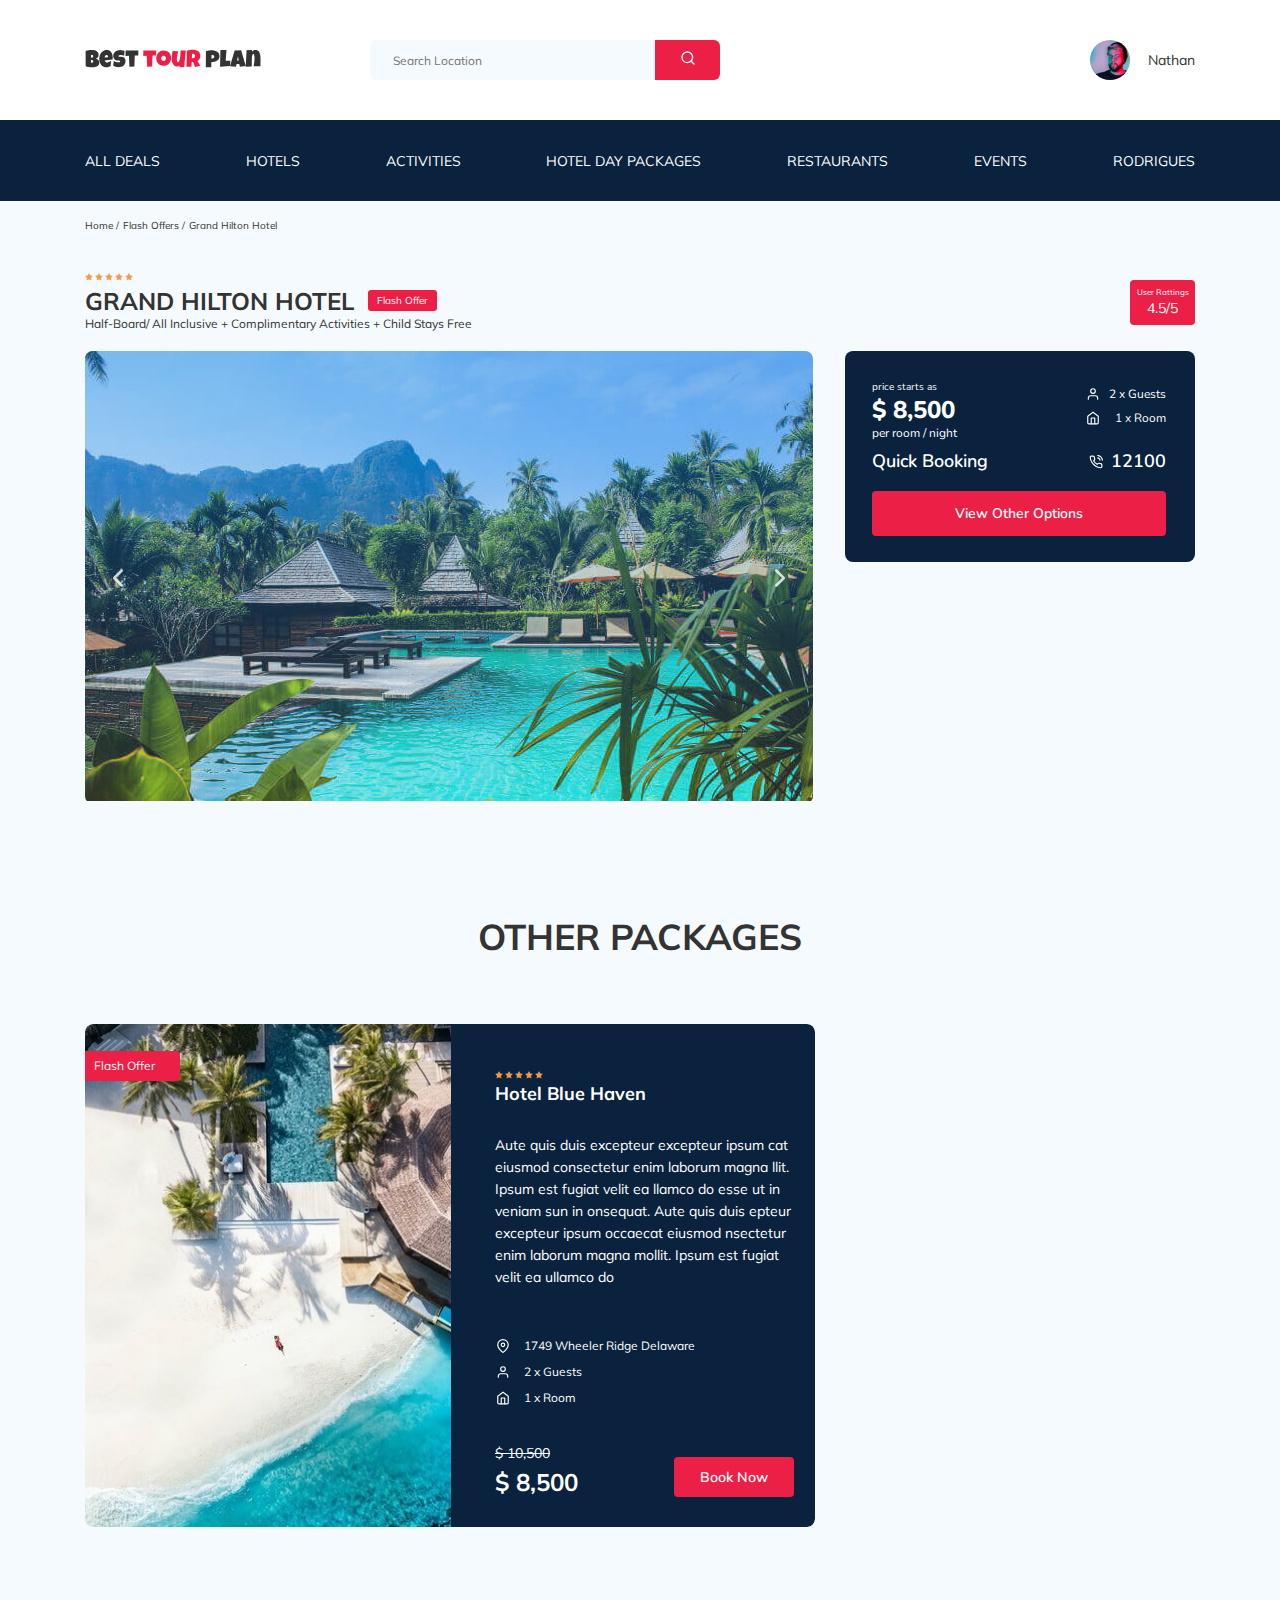
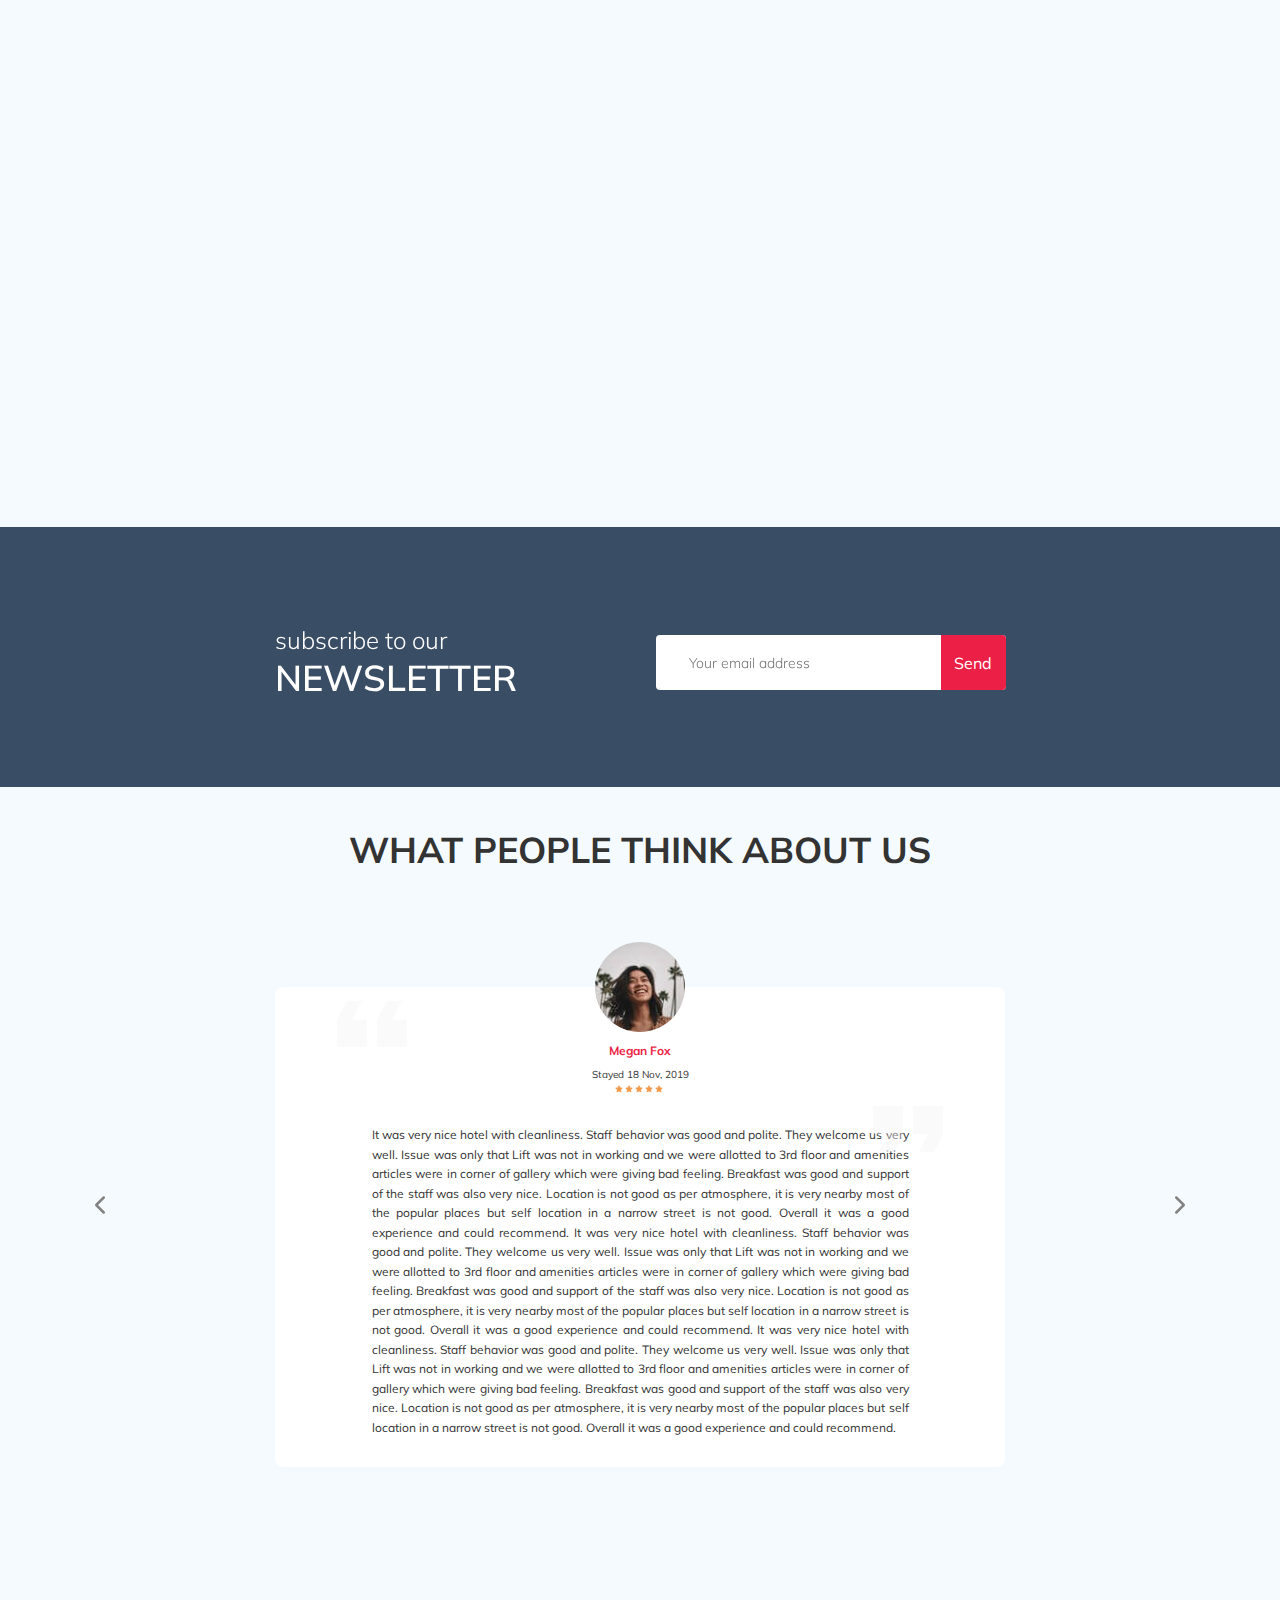
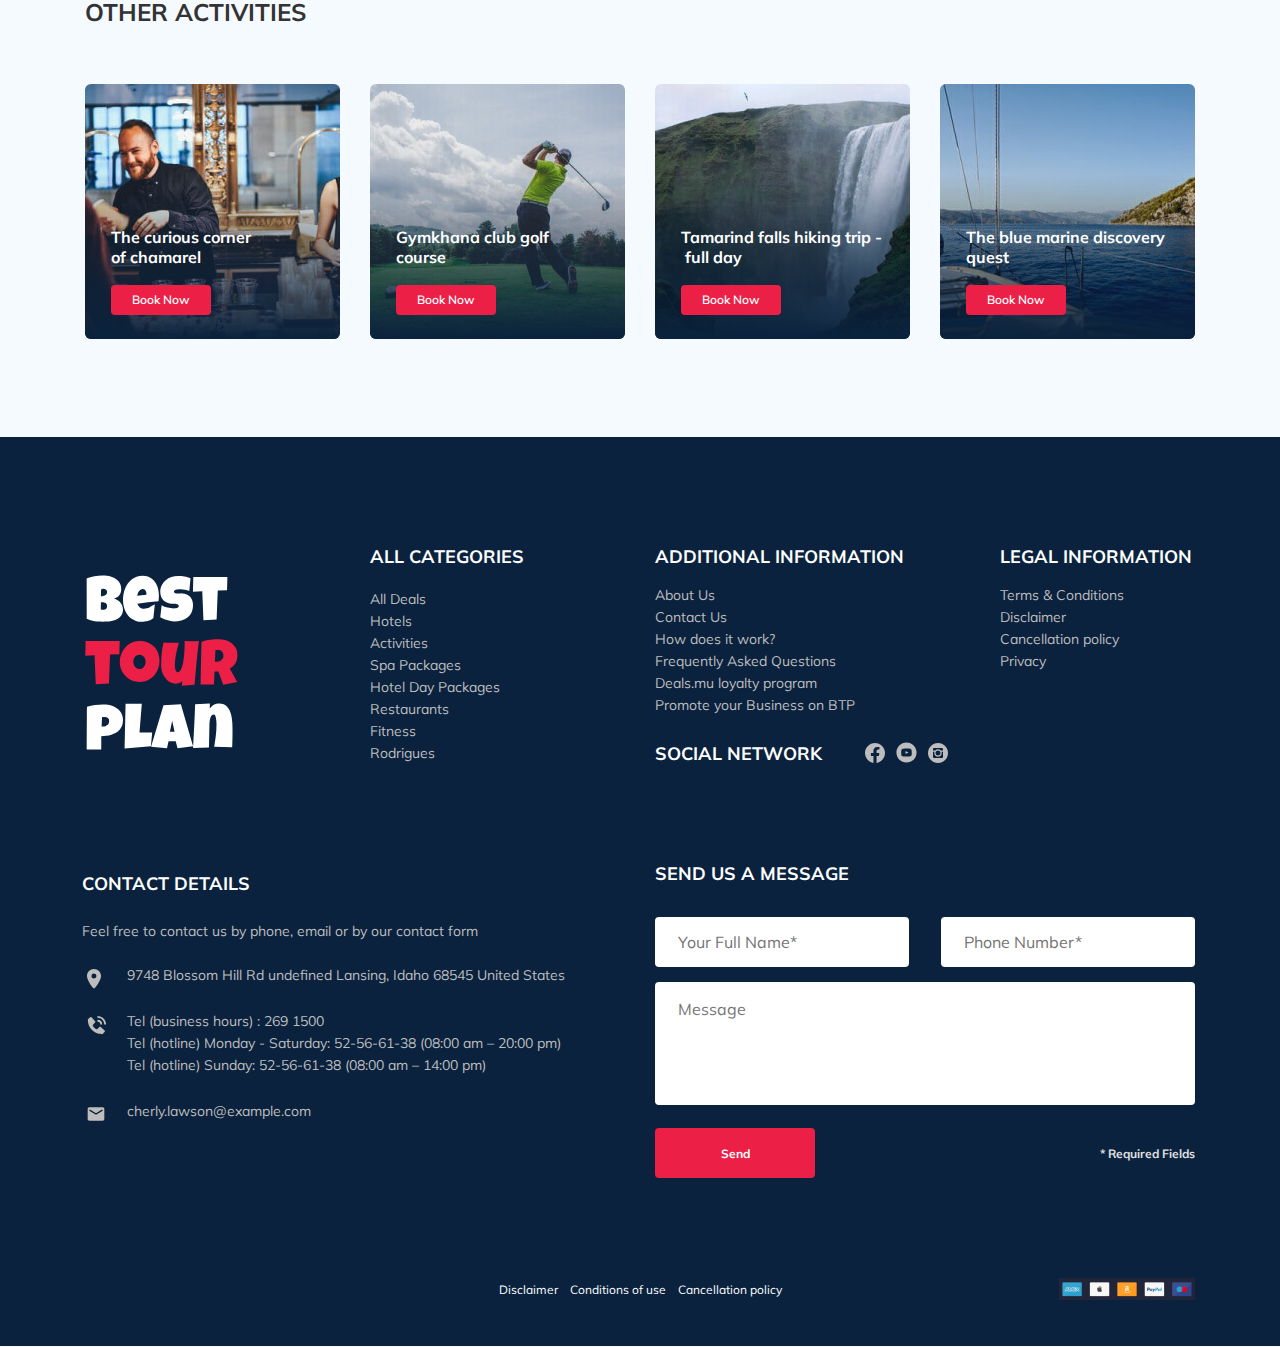
<file: index.html>
<!DOCTYPE html>
<html lang="en">
<head>
  <meta charset="UTF-8">
  <meta name="viewport" content="width=device-width, initial-scale=1.0">
  <title>Best Tour Plan - Hotel Booking</title>
  <link rel="shortcut icon" href="img/favicon.ico" type="image/x-icon">
  <link rel="icon" href="img/favicon.ico" type="image/x-icon">
  <link rel="stylesheet" href="css/style.css">
  <script defer src="https://code.jquery.com/jquery-2.2.4.min.js" ></script>
  <script defer src="https://ajax.googleapis.com/ajax/libs/jquery/1.11.0/jquery.min.js" ></script>
  <script defer src="js/parallax.min.js" ></script>
  <script defer src="js/swiper-bundle.min.js" ></script>
  <script defer src="js/jquery.validate.min.js" ></script>
  <script defer src="js/jquery.mask.min.js" ></script>
  <script defer src="js/aos.js" ></script>
  <script defer src="js/main.js" ></script>
</head>

<body>
  <header class="navbar navbar--mobile--fixed">
    <div class="container">
      <div class="navbar-top">
        <a href="index.html" class="logo">
          <img src="img/horizontal-logo.svg" alt="Logo: Best Tour Plan" class="logo__image">
        </a>
        <form action="#" class="form search navbar__search navbar__search--mobile--hidden">
          <input type="search" class="search__input" placeholder="Search Location"/>
          <button class="search__button">
            <img class="search__image" src="img/search.svg" alt="Icon: search">
          </button>
        </form>

        <a href="#" class="user navbar__user navbar__user--mobile--hidden">
          <img src="img/user-avatar.jpg" alt="avatar: Nathan" class="user__avatar">
          <span class="user__name">Nathan</span>
        </a>
        <!-- /.user -->
        <button class="menu-button navbar-top__menu-button">
          <span class="menu-button__line"></span>
          <span class="menu-button__line"></span>
          <span class="menu-button__line"></span>
        </button>
      </div>
      <!-- /.navbar-top -->
    </div>
    <!-- /.container -->

    <div class="navbar-bottom">
      <div class="container">
        <ul class="navbar-menu">
          <li class="navbar-menu__item navbar-menu__item--mobile--visible">
            <a href="#" class="user navbar__user navbar__user--mobile--visiable">
              <img src="img/user-avatar.jpg" alt="avatar: Nathan" class="user__avatar">
              <span class="user__name user__name--light">Nathan</span>
            </a>
          </li>
          <li class="navbar-menu__item navbar-menu__item--mobile--visible">
            <form action="#" class="search navbar__search navbar__search--mobile--visible">
              <input type="text" class="search__input" placeholder="Search Location" />
              <button class="search__button">
                <img class="search__image" src="img/search.svg" alt="Icon: search">
              </button>
            </form>
          </li>
          <li class="navbar-menu__item">
            <a href="#" class="navbar-menu__link">All Deals</a>
          </li>
          <li class="navbar-menu__item">
            <a href="#" class="navbar-menu__link">Hotels</a>
          </li>
          <li class="navbar-menu__item">
            <a href="#" class="navbar-menu__link">Activities</a>
          </li>
          <li class="navbar-menu__item">
            <a href="#packages" class="navbar-menu__link">Hotel Day Packages</a>
          </li>
          <li class="navbar-menu__item">
            <a href="#" class="navbar-menu__link">Restaurants</a>
          </li>
          <li class="navbar-menu__item">
            <a href="#" class="navbar-menu__link">Events</a>
          </li>
          <li class="navbar-menu__item">
            <a href="#" class="navbar-menu__link">Rodrigues</a>
          </li>
        </ul>
        <!-- /.navbar-menu -->
      </div>
      <!-- /.container -->
    </div>
    <!-- /.navbar-bottom -->
  </header>

  <nav class="breadcrumb">
    <div class="container">
      <ul class="breadcrumb-list">
        <li class="breadcrumb-list__item">
          <a href="#" class="breadcrumb-list__link">Home</a>
        </li>
        <li class="breadcrumb-list__item">
          <a href="#" class="breadcrumb-list__link">Flash Offers</a>
        </li>
        <li class="breadcrumb-list__item">
          Grand Hilton Hotel
        </li>
      </ul>
    </div>
    <!-- /.container -->
  </nav>
  <!-- /.breadedcrumb -->

  <section class="hotel">
    <div class="container">
      <div class="hotel-info">
        <div class="hotel-info__text">
          <div class="hotel-wrapper">
            <div class="stars hotel-stars">
              <img class="star" src="img/star.svg" alt="">
              <img class="star" src="img/star.svg" alt="">
              <img class="star" src="img/star.svg" alt="">
              <img class="star" src="img/star.svg" alt="">
              <img class="star" src="img/star.svg" alt="">
            </div>
            <!-- /.stars -->
            <h1 class="hotel-name hotel-info__name">Grand hilton hotel</h1>
            <span class="offer hotel-info__offer">Flash Offer</span>
          </div>
          <!-- /.hotel-wrapper -->
          <p class="hotel-description hotel-info__description">Half-Board/ All Inclusive + Complimentary Activities + Child Stays Free</p>
        </div>
        <!-- /.hotel-info__text -->
        <div data-toggle="modal" data-href="#rating-modal" class="rating hotel-info__rating">
          <span class="rating__text">User Rattings</span>
          <span class="rating__counter">4.5/5</span>
        </div>
        <!-- /.hotel-info__rating -->
      </div>
      <!-- /.hotel-info -->
      <div class="hotel-grid">
          <!-- Slider main container -->
          <div class="swiper-container hotel-slider hotel__slider">
            <!-- Additional required wrapper -->
            <div class="swiper-wrapper">
              <!-- Slides -->
              <div class="swiper-slide hotel-slider__item">
                <img class="hotel-slider__image " src="img/slide-1.jpg" alt="slide" loading="lazy">
              </div>
              <div class="swiper-slide hotel-slider__item">
                <img class="hotel-slider__image " src="img/slide-2.jpg" alt="slide" loading="lazy">
              </div>
              <div class="swiper-slide hotel-slider__item">
                <img class="hotel-slider__image " src="img/slide-3.jpg" alt="slide" loading="lazy">
              </div>
              <div class="swiper-slide hotel-slider__item">
                <img class="hotel-slider__image " src="img/slide-4.jpg" alt="slide" loading="lazy">
              </div>
              <div class="swiper-slide hotel-slider__item">
                <img class="hotel-slider__image " src="img/slide-5.jpg" alt="slide" loading="lazy">
              </div>
            </div>
            <!-- /.swiper-slide -->
            <button class="hotel-slider__button hotel-slider__button--prev"></button>
            <button class="hotel-slider__button hotel-slider__button--next"></button>
          </div>
          <!-- /.swiper-container -->        
        <div class="hotel-right">
          <div class="booking">
            <div class="booking__info">
              <div class="booking__price">
                <span class="booking__start">price starts as</span>
                <strong class="booking__pricetag">$ 8,500</strong>
                <span class="booking__per-room">per room / night</span>
              </div>
              <!-- /.booking__price -->
              <div class="booking__room">
                <div class="booking__text">
                  <img src="img/user.svg" alt="Icon: user" class="booking__icon">
                  <span class="booking__description">2 x Guests</span>
                </div>
                <!-- /.booking__text -->
                <div class="booking__text">
                  <img src="img/home.svg" alt="Icon: home" class="booking__icon">
                  <span class="booking__description">1 x Room</span>
                </div>
                <!-- /.booking__text -->
              </div>
              <!-- /.booking__room -->
            </div>
            <!-- /.booking__info -->
            <div class="booking__call-center">
              <span class="booking__heading">Quick Booking</span>
              <a href="tel:12100" class="booking__number">
                <img src="img/phone-call.svg" alt="Icon: phone">
                <span class="booking__num">12100</span>
              </a>
            </div>
            <!-- /.booking__call-center -->
            <button data-toggle="modal" data-href="#booking-modal" class="button booking__button">View Other Options</button>
          </div>
          <!-- /.booking -->
          <iframe class="map"
              src="https://www.google.com/maps/embed?pb=!1m18!1m12!1m3!1d5676522.168545385!2d-82.22684935246507!3d24.845122340293962!2m3!1f0!2f0!3f0!3m2!1i1024!2i768!4f13.1!3m3!1m2!1s0x0%3A0xdfd2f9e85f1f29b7!2sHilton%20Miami%20Downtown!5e0!3m2!1sru!2sru!4v1607509293969!5m2!1sru!2sru"
              aria-hidden="false"
              tabindex="0"
              ></iframe>
        </div>
        <!-- /.hotel-right -->

      </div>
      <!-- /.hotel-grid -->
    </div>
    <!-- /.container -->
  </section>
  <!-- /.hotel -->

  <section id="packages" class="packages">
    <div class="container">
      <h2 class="packages__title">Other Packages</h2>
      <div class="packages__grid">
        <div class="grid-item">
          <div class="grid-item__image grid-item__image--first">
            <img loading="lazy" class="grid-item__image-bg" src="img/package-image-1.jpg" alt="Photo: package-image">
            <span class="offer grid-item__image-offer grid-item__image-offer--first">Flash Offer</span>
          </div>
          <!-- /.grid-item__image -->
          <div class="grid-item__booking grid-item__booking--first">
            <div class="stars grid-item__stars">
              <img class="star" src="img/star.svg" alt="">
              <img class="star" src="img/star.svg" alt="">
              <img class="star" src="img/star.svg" alt="">
              <img class="star" src="img/star.svg" alt="">
              <img class="star" src="img/star.svg" alt="">
            </div>
            <!-- /.stars -->
            <h3 class="grid-item__title grid-item__title--first">Hotel Blue Haven</h3>
            <p class="grid-item__describe">
              Aute quis duis excepteur excepteur ipsum cat eiusmod consectetur enim laborum magna llit. Ipsum est fugiat velit ea llamco do esse ut in veniam sun in onsequat. Aute quis duis epteur excepteur ipsum occaecat eiusmod nsectetur enim laborum magna mollit. Ipsum est fugiat velit ea ullamco do
            </p>
            <div class="grid-item__room grid-item__room--first">
              <div class="grid-item__text">
                <img src="img/map-pin.svg" alt="Icon: user" class="grid-item__icon">
                <span class="grid-item__description">1749 Wheeler Ridge Delaware</span>
              </div>
              <!-- /.grid-item__text -->
              <div class="grid-item__text">
                <img src="img/user.svg" alt="Icon: user" class="grid-item__icon">
                <span class="grid-item__description">2 x Guests</span>
              </div>
              <!-- /.grid-item__text -->
              <div class="grid-item__text">
                <img src="img/home.svg" alt="Icon: home" class="grid-item__icon">
                <span class="grid-item__description">1 x Room</span>
              </div>
              <!-- /.grid-item__text -->
            </div>
            <!-- /.grid-item__room -->
            <div class="grid-item__price-wrapper">
              <div class="grid-item__prices">
                <span class="grid-item__price grid-item__price--old">$ 10,500</span>
                <span class="grid-item__price grid-item__price--new">$ 8,500</span>
              </div>
              <!-- /.grid-item__prices -->
              <button data-toggle="modal" data-href="#booking-modal" class="button grid-item__button">Book Now</button>
            </div>
            <!-- /.price-wrapper -->
          </div>
          <!-- /.grid-item__booking -->
          </div>
        <!-- /.grid-item -->
        <div class="grid-item" data-aos="fade-up" data-aos-anchor-placement="top-bottom" data-aos-delay="100">
          <div class="grid-item__image">
            <img class="grid-item__image-bg" src="img/package-image-2.jpg" alt="Photo: package-image">
            <span class="offer grid-item__image-offer">Flash Offer</span>
          </div>
          <!-- /.grid-item__image -->
          <div class="grid-item__booking">
            <h3 class="grid-item__title">LUX* Belle Mare</h3>
            <div class="grid-item__room">
              <div class="grid-item__text">
                <img src="img/map-pin.svg" alt="Icon: user" class="grid-item__icon" loading="lazy">
                <span class="grid-item__description">1749 Wheeler Ridge Delaware</span>
              </div>
              <!-- /.grid-item__text -->
              <div class="grid-item__text">
                <img src="img/user.svg" alt="Icon: user" class="grid-item__icon">
                <span class="grid-item__description">2 x Guests</span>
              </div>
              <!-- /.grid-item__text -->
              <div class="grid-item__text">
                <img src="img/home.svg" alt="Icon: home" class="grid-item__icon">
                <span class="grid-item__description">1 x Room</span>
              </div>
              <!-- /.grid-item__text -->
            </div>
            <!-- /.grid-item__room -->
            <div class="grid-item__price-wrapper">
              <div class="grid-item__prices">
                <span class="grid-item__price grid-item__price--old">$ 8,500</span>
                <span class="grid-item__price grid-item__price--new">$ 3,000</span>
              </div>
              <!-- /.grid-item__prices -->
              <button data-toggle="modal" data-href="#booking-modal" class="button grid-item__button">Book Now</button>
            </div>
            <!-- /.price-wrapper -->
          </div>
          <!-- /.grid-item__booking -->
        </div>
        <!-- /.grid-item -->
        <div class="grid-item" data-aos="fade-up" data-aos-anchor-placement="top-bottom" data-aos-delay="200">
          <div class="grid-item__image">
            <img class="grid-item__image-bg" src="img/package-image-3.jpg" alt="Photo: package-image">
            <span class="offer grid-item__image-offer">Flash Offer</span>
          </div>
          <!-- /.grid-item__image -->
          <div class="grid-item__booking grid-item__booking--pb-2">
            <h3 class="grid-item__title">White Palace</h3>
            <div class="grid-item__room">
              <div class="grid-item__text">
                <img src="img/map-pin.svg" alt="Icon: user" class="grid-item__icon" loading="lazy">
                <span class="grid-item__description">1749 Wheeler Ridge Delaware</span>
              </div>
              <!-- /.grid-item__text -->
              <div class="grid-item__text">
                <img src="img/user.svg" alt="Icon: user" class="grid-item__icon">
                <span class="grid-item__description">2 x Guests</span>
              </div>
              <!-- /.grid-item__text -->
              <div class="grid-item__text">
                <img src="img/home.svg" alt="Icon: home" class="grid-item__icon">
                <span class="grid-item__description">1 x Room</span>
              </div>
              <!-- /.grid-item__text -->
            </div>
            <!-- /.grid-item__room -->
            <div class="grid-item__price-wrapper">
              <div class="grid-item__prices">
                <span class="grid-item__price grid-item__price--old">$ 10,500</span>
                <span class="grid-item__price grid-item__price--new">$ 9,500</span>
              </div>
              <!-- /.grid-item__prices -->
              <button data-toggle="modal" data-href="#booking-modal" class="button grid-item__button">Book Now</button>
            </div>
            <!-- /.price-wrapper -->
          </div>
          <!-- /.grid-item__booking -->
        </div>
        <!-- /.grid-item -->
        <div class="grid-item" data-aos="fade-up" data-aos-anchor-placement="top-bottom" data-aos-delay="300">
          <div class="grid-item__image">
            <img class="grid-item__image-bg" src="img/package-image-4.jpg" alt="Photo: package-image" loading="lazy">
            <span class="offer grid-item__image-offer">Flash Offer</span>
          </div>
          <!-- /.grid-item__image -->
          <div class="grid-item__booking grid-item__booking--pb-2">
            <h3 class="grid-item__title">Luxury Place</h3>
            <div class="grid-item__room">
              <div class="grid-item__text">
                <img src="img/map-pin.svg" alt="Icon: user" class="grid-item__icon">
                <span class="grid-item__description">1749 Wheeler Ridge Delaware</span>
              </div>
              <!-- /.grid-item__text -->
              <div class="grid-item__text">
                <img src="img/user.svg" alt="Icon: user" class="grid-item__icon">
                <span class="grid-item__description">2 x Guests</span>
              </div>
              <!-- /.grid-item__text -->
              <div class="grid-item__text">
                <img src="img/home.svg" alt="Icon: home" class="grid-item__icon">
                <span class="grid-item__description">1 x Room</span>
              </div>
              <!-- /.grid-item__text -->
            </div>
            <!-- /.grid-item__room -->
            <div class="grid-item__price-wrapper">
              <div class="grid-item__prices">
                <span class="grid-item__price grid-item__price--old">$ 4,500</span>
                <span class="grid-item__price grid-item__price--new">$ 2,500</span>
              </div>
              <!-- /.grid-item__prices -->
              <button data-toggle="modal" data-href="#booking-modal" class="button grid-item__button">Book Now</button>
            </div>
            <!-- /.price-wrapper -->
          </div>
          <!-- /.grid-item__booking -->
        </div>
        <!-- /.grid-item -->
        <div class="grid-item" data-aos="fade-up" data-aos-anchor-placement="top-bottom" data-aos-delay="400">
          <div class="grid-item__image">
            <img class="grid-item__image-bg" src="img/package-image-5.jpg" alt="Photo: package-image" loading="lazy">
            <span class="offer grid-item__image-offer">Flash Offer</span>
          </div>
          <!-- /.grid-item__image -->
          <div class="grid-item__booking grid-item__booking--pb-2">
            <h3 class="grid-item__title">Hotel Five Star</h3>
            <div class="grid-item__room">
              <div class="grid-item__text">
                <img src="img/map-pin.svg" alt="Icon: user" class="grid-item__icon">
                <span class="grid-item__description">1749 Wheeler Ridge Delaware</span>
              </div>
              <!-- /.grid-item__text -->
              <div class="grid-item__text">
                <img src="img/user.svg" alt="Icon: user" class="grid-item__icon">
                <span class="grid-item__description">2 x Guests</span>
              </div>
              <!-- /.grid-item__text -->
              <div class="grid-item__text">
                <img src="img/home.svg" alt="Icon: home" class="grid-item__icon">
                <span class="grid-item__description">1 x Room</span>
              </div>
              <!-- /.grid-item__text -->
            </div>
            <!-- /.grid-item__room -->
            <div class="grid-item__price-wrapper">
              <div class="grid-item__prices">
                <span class="grid-item__price grid-item__price--old">$ 6,500</span>
                <span class="grid-item__price grid-item__price--new">$ 3,500</span>
              </div>
              <!-- /.grid-item__prices -->
              <button data-toggle="modal" data-href="#booking-modal" class="button grid-item__button">Book Now</button>
            </div>
            <!-- /.price-wrapper -->
          </div>
          <!-- /.grid-item__booking -->
        </div>
        <!-- /.grid-item -->
      </div>
      <!-- /.packages__grid -->
    </div>
    <!-- /.container -->
  </section>
  <!-- /.packages -->

  <section class="newsletter parallax-window" data-parallax="scroll" data-image-src="img/newsletter-bg.jpg">
    <div class="newsletter-wrapper">
      <h2 class="newsletter-title newsletter__title">
        subscribe to our
        <span class="newsletter-title__strong">Newsletter</span>
      </h2>
      <form action="send.php" method="POST" class="form subscribe newsletter__subscribe">
        <input type="email" class="subscribe__input" placeholder="Your email address" name="email" required/>
        <button class="subscribe__button">Send</button>
      </form>
    </div>
    <!-- /.newsletter-wrapper -->
  </section>
  <!-- /.newsletter -->

  <section class="reviews">
    <div class="container">
      <h2 class="reviews__title">What people think about&nbsp;us</h2>
      <div class="swiper-container reviews-slider">
        <div class="swiper-wrapper">
          <div class="swiper-slide">
            <div class="reviews-slider__item">
              <div class="reviews-slider__profile">
                <img src="img/reviews-avatar.jpg" alt="Photo: Megan Fox" class="reviews-slider__avatar">
                <h3 class="reviews-slider__username">Megan Fox</h3>
                <span class="reviews-slider__date">Stayed 18 Nov, 2019</span>
                <div class=" stars reviews-slider__rating">
                  <img class="star" src="img/star.svg" alt="">
                  <img class="star" src="img/star.svg" alt="">
                  <img class="star" src="img/star.svg" alt="">
                  <img class="star" src="img/star.svg" alt="">
                  <img class="star" src="img/star.svg" alt="">
                </div>
                <!-- /.reviews-slider__rating -->
              </div>
              <!-- /.reviews-slider__profile -->
              <p class="reviews-slider__text">
                It was very nice hotel with cleanliness. Staff behavior was good and polite. They welcome us very well. Issue was only that Lift was not in working and we were allotted to 3rd floor and amenities articles were in corner of gallery which were giving bad feeling. Breakfast was good and support of the staff was also very nice. Location is not good as per atmosphere, it is very nearby most of the popular places but self location in a narrow street is not good. Overall it was a good experience and could recommend.
                It was very nice hotel with cleanliness. Staff behavior was good and polite. They welcome us very well. Issue was only
                that Lift was not in working and we were allotted to 3rd floor and amenities articles were in corner of gallery which
                were giving bad feeling. Breakfast was good and support of the staff was also very nice. Location is not good as per
                atmosphere, it is very nearby most of the popular places but self location in a narrow street is not good. Overall it
                was a good experience and could recommend.
                It was very nice hotel with cleanliness. Staff behavior was good and polite. They welcome us very well. Issue was only
                that Lift was not in working and we were allotted to 3rd floor and amenities articles were in corner of gallery which
                were giving bad feeling. Breakfast was good and support of the staff was also very nice. Location is not good as per
                atmosphere, it is very nearby most of the popular places but self location in a narrow street is not good. Overall it
                was a good experience and could recommend.
              </p>
            </div>
            <!-- /.reviews-slider__item -->
          </div>
          <!-- /.swiper-slide -->
          <div class="swiper-slide">
            <div class="reviews-slider__item">
              <div class="reviews-slider__profile">
                <img src="img/reviews-avatar-2.jpg" alt="Photo: Sara Rite" class="reviews-slider__avatar">
                <h3 class="reviews-slider__username">Sara Rite</h3>
                <span class="reviews-slider__date">Stayed 1 Dec, 2019</span>
                <div class="reviews-slider__rating">
                  <img class="star" src="img/star.svg" alt="">
                  <img class="star" src="img/star.svg" alt="">
                  <img class="star" src="img/star.svg" alt="">
                  <img class="star" src="img/star.svg" alt="">
                  <img class="star" src="img/star.svg" alt="">
                </div>
                <!-- /.reviews-slider__rating -->
              </div>
              <!-- /.reviews-slider__profile -->
              <p class="reviews-slider__text">
                It was very nice hotel with cleanliness. Staff behavior was good and polite. They welcome us very well. Issue was
                only that Lift was not in working and we were allotted to 3rd floor and amenities articles were in corner of
                gallery which were giving bad feeling. Breakfast was good and support of the staff was also very nice. Location is
                not good as per atmosphere, it is very nearby most of the popular places but self location in a narrow street is
                not good. Overall it was a good experience and could recommend.
              </p>
            </div>
            <!-- /.reviews-slider__item -->
          </div>
          <!-- /.swiper-slide -->
          <div class="swiper-slide">
            <div class="reviews-slider__item">
              <div class="reviews-slider__profile">
                <img src="img/reviews-avatar-3.jpg" alt="Photo: Bob Jax" class="reviews-slider__avatar">
                <h3 class="reviews-slider__username">Bob Jax</h3>
                <span class="reviews-slider__date">Stayed 30 Jun, 2020</span>
                <div class="reviews-slider__rating">
                  <img class="star" src="img/star.svg" alt="">
                  <img class="star" src="img/star.svg" alt="">
                  <img class="star" src="img/star.svg" alt="">
                  <img class="star" src="img/star.svg" alt="">
                  <img class="star" src="img/star.svg" alt="">
                </div>
                <!-- /.reviews-slider__rating -->
              </div>
              <!-- /.reviews-slider__profile -->
              <p class="reviews-slider__text">
                It was very nice hotel with cleanliness. Staff behavior was good and polite. They welcome us very well. Issue was
                only that Lift was not in working and we were allotted to 3rd floor and amenities articles were in corner of
                gallery which were giving bad feeling. Breakfast was good and support of the staff was also very nice. Location is
                not good as per atmosphere, it is very nearby most of the popular places but self location in a narrow street is
                not good. Overall it was a good experience and could recommend.
              </p>
            </div>
            <!-- /.reviews-slider__item -->
          </div>
          <!-- /.swiper-slide -->
          
        </div>
        <!-- /.swiper-wrapper -->
        <button class="reviews-slider__button reviews-slider__button--prev"></button>
        <button class="reviews-slider__button reviews-slider__button--next"></button>

      </div>
      <!-- /.reviews-slider -->
    </div>
    <!-- /.container -->
  </section>
  <!-- /.reviews -->

  <section class="activities">
    <div class="container">
      <h2 class="activities__title">Other Activities</h2>
      <div class="activities-wrapper">
        <div class="card activities__card">
          <img src="img/activity-1.jpg" alt="The curious corner of chamare" class="card__image">
          <h3 class="card__title">The curious corner of&nbsp;chamarel</h3>
          <button data-toggle="modal" data-href="#booking-modal" class="card__button">Book Now</button>
        </div>
        <!-- /.card -->
        <div class="card activities__card">
          <img src="img/activity-2.jpg" alt="Gymkhana club golf course" class="card__image">
          <h3 class="card__title">Gymkhana club golf course</h3>
          <button data-toggle="modal" data-href="#booking-modal" class="card__button">Book Now</button>
        </div>
        <!-- /.card -->
        <div class="card activities__card">
          <img src="img/activity-3.jpg" alt="Tamarind falls hiking trip - full day" class="card__image">
          <h3 class="card__title">Tamarind falls hiking trip&nbsp;-&nbsp;full day</h3>
          <button data-toggle="modal" data-href="#booking-modal" class="card__button">Book Now</button>
        </div>
        <!-- /.card -->
        <div class="card activities__card">
          <img src="img/activity-4.jpg" alt="The blue marine discovery quest" class="card__image">
          <h3 class="card__title">The blue marine discovery quest</h3>
          <button data-toggle="modal" data-href="#booking-modal" class="card__button">Book Now</button>
        </div>
        <!-- /.card -->
      </div>
      <!-- /.activities-wrapper -->
    </div>
    <!-- /.container -->
  </section>
  <!-- /.activities -->

  <footer class="footer">
    <div class="container">
      <div class="footer-wrapper">
        <a href="index.html" class="logo footer__logo"><img class="logo__image" src="img/vertical-logo.svg" alt="Logo: Best Tour Plan"></a>
        <div class="footer__list footer__categories">
          <h3 class="footer__title footer__title--mb-2">all categories</h3>
          <ul class="footer__ul">
            <li class="footer__item">
              <a href="#" class="footer__link">All Deals</a>
            </li>
            <li class="footer__item">
              <a href="#" class="footer__link">Hotels</a>
            </li>
            <li class="footer__item">
              <a href="#" class="footer__link">Activities</a>
            </li>
            <li class="footer__item">
              <a href="#" class="footer__link">Spa Packages</a>
            </li>
            <li class="footer__item">
              <a href="#" class="footer__link">Hotel Day Packages</a>
            </li>
            <li class="footer__item">
              <a href="#" class="footer__link">Restaurants</a>
            </li>
            <li class="footer__item">
              <a href="#" class="footer__link">Fitness</a>
            </li>
            <li class="footer__item">
              <a href="#" class="footer__link">Rodrigues</a>
            </li>
          </ul>
        </div>
        <!-- /.footer__list -->
        <div class="footer__list footer__additional">
          <h3 class="footer__title">additional information</h3>
          <ul class="footer__ul">
            <li class="footer__item">
              <a href="#" class="footer__link">About Us</a>
            </li>
            <li class="footer__item">
              <a href="#" class="footer__link">Contact Us</a>
            </li>
            <li class="footer__item">
              <a href="#" class="footer__link">How does it work?</a>
            </li>
            <li class="footer__item">
              <a href="#" class="footer__link">Frequently Asked Questions</a>
            </li>
            <li class="footer__item">
              <a href="#" class="footer__link">Deals.mu loyalty program</a>
            </li>
            <li class="footer__item">
              <a href="#" class="footer__link">Promote your Business on BTP</a>
            </li>
          </ul>
        </div>        
        <!-- /.footer__list -->
        <div class="footer__social-network">
          <h3 class="footer__title footer__title--inline">Social Network</h3>
          <div class="footer__social-links">
            <a href="https://www.facebook.com/" class="footer__link">
              <img src="img/facebook.svg" alt="icon: facebook">
            </a>
            <a href="https://www.youtube.com/" class="footer__link">
              <img src="img/youtube.svg" alt="icon: youtube">
            </a>
            <a href="https://www.instagram.com/" class="footer__link">
              <img src="img/instagram.svg" alt="icon: instagram">
            </a>
          </div>
          <!-- /.footer__social-links -->
        </div>
        <!-- /.footer__social-network -->
        <div class="footer__list footer__legal">
          <h3 class="footer__title">legal information</h3>
          <ul class="footer__ul">
            <li class="footer__item">
              <a href="#" class="footer__link">Terms & Conditions</a>
            </li>
            <li class="footer__item">
              <a href="#" class="footer__link">Disclaimer</a>
            </li>
            <li class="footer__item">
              <a href="#" class="footer__link">Cancellation policy</a>
            </li>
            <li class="footer__item">
              <a href="#" class="footer__link">Privacy</a>
            </li>
          </ul>
        </div>
        <!-- /.footer__list -->
        <div class="footer__contact-details">
          <h3 class="footer__title footer__title--mb-30">Contact Details</h3>
          <p class="footer__text">Feel free to contact us by phone, email or by our contact form</p>
          <ul class="footer__ul">
            <li class="footer__item footer__item--mb-2">
              <div class="footer__icon-wrapper footer__icon-wrapper--pt-10">
                <img class="footer__icon" src="img/map-marker.svg" alt="icon: map">
              </div>
              9748 Blossom Hill Rd undefined Lansing, Idaho 68545 United States
            </li>
            <li class="footer__item footer__item--mb-24">
              <div class="footer__icon-wrapper">
                <img class="footer__icon" src="img/contact-phone-call.svg" alt="icon: phone">
              </div>
              <div class="footer__numbers">
                Tel (business hours) : <a href="tel:2691500" class="footer__number">269 1500</a><br>
                Tel (hotline) Monday - Saturday: <a href="tel:52-56-61-38" class="footer__number">52-56-61-38</a> (08:00 am – 20:00 pm)<br>
                Tel (hotline) Sunday: <a href="tel:52-56-61-38" class="footer__number">52-56-61-38</a> (08:00 am – 14:00 pm)
              </div>
            </li>
            <li class="footer__item footer__item--mb-2">
              <div class="footer__icon-wrapper">
                <img class="footer__icon" src="img/email.svg" alt="icon: email">
              </div>
              <a href="mailto:cherly.lawson@example.com">cherly.lawson@example.com</a>
            </li>
          </ul>
        </div>
        <!-- /.footer__contact-details -->
        <div class="footer__contact-form">
          <h3 class="footer__title footer__title--mb-32">Send us a message</h3>
          <form action="send.php" method="POST" class="form footer__form">
            <div class="footer__input-group">
              <input type="text" class="input footer__input" placeholder="Your Full Name*" name="name" minlength="2" required>
            </div>
            <div class="footer__input-group">
              <input type="tel" class="input footer__input phone" placeholder="Phone Number*" name="phone" minlength="18" required>
            </div>
            <textarea class="message footer__message" placeholder="Message" name="message"></textarea>
            <div class="footer__wrapper">
              <button class="button footer__button" type="submit">Send</button>
              <span class="footer__info">* Required Fields</span>
            </div>
          </form>
        </div>
        <!-- /.footer__contact-form -->
      </div>
      <!-- /.footer-wrapper -->
      <div class="footer-bottom">
        <ul class="footer-disclaimer">
          <li class="footer-disclaimer__item"><a>Disclaimer</a></li>
          <li class="footer-disclaimer__item"><a>Conditions of use</a></li>
          <li class="footer-disclaimer__item"><a>Cancellation policy</a></li>
        </ul>
        <img src="img/footer-bottom.png" alt="">
      </div>
      <!-- /.footer-bottom -->
    </div>    
    <!-- /.container -->
  </footer>

  <div class="modal" id="booking-modal">
    <div class="modal__overlay"></div>
    <!-- /.modal__overlay -->
    <div class="modal__dialog">
      <a href="#" class="modal__close">
        <img src="img/close.svg" alt="icon: close">
      </a>
      <h3 class="modal__title modal__title">Booking</h3>
      <form action="send.php" method="POST" class="form modal__form">
        <div class="modal__input-group">
          <input type="text" class="input modal__input" placeholder="Your Full Name*" name="name" minlength="2" required>
        </div>
        <div class="modal__input-group">
          <input type="tel" class="input modal__input phone" placeholder="Phone Number*" name="phone" minlength="18" required>
        </div>
        <div class="modal__input-group">
          <input type="email" class="input modal__input" placeholder="Your Email*" name="email" required>
        </div>
        <textarea class="message modal__message" placeholder="Message" name="message"></textarea>
        <button class="button modal__button" type="submit">Send</button>
        <span class="modal__info">* Required Fields</span>
      </form>
    </div>
    <!-- /.modal__dialog -->
  </div>
  <!-- /.modal -->
  <div class="modal" id="rating-modal">
    <div class="modal__overlay"></div>
    <!-- /.modal__overlay -->
    <div class="modal__dialog">
      <a href="#" class="modal__close">
        <img src="img/close.svg" alt="icon: close">
      </a>
      <h3 class="modal__title modal__title">Send us a feedback</h3>
      <form action="send.php" method="POST" class="form modal__form">
        <div class="modal__input-group">
          <input type="text" class="input modal__input" placeholder="Your Full Name*" name="name" minlength="2" required>
        </div>
        <div class="modal__input-group">
          <input type="tel" class="input modal__input phone" placeholder="Phone Number*" name="phone" minlength="18" required>
        </div>
        <div class="modal__input-group">
          <input type="email" class="input modal__input" placeholder="Email*" name="email" required>
        </div>
        <textarea class="message modal__message" placeholder="Message" name="message"></textarea>
        <button class="button modal__button" type="submit">Send</button>
        <span class="modal__info">* Required Fields</span>
      </form>
    </div>
    <!-- /.modal__dialog -->
  </div>
  <!-- /.modal -->

  <script>
    function asyncCSS(href) {
      var css = document.createElement('link');
      css.rel = "stylesheet";
      css.href = href;
      document.head.appendChild(css);
    }
    asyncCSS('https://fonts.googleapis.com/css2?family=Mulish:wght@300;400;600;700&family=Nunito:wght@400;600;800&display=swap');
    asyncCSS('css/swiper-bundle.min.css');
    asyncCSS('css/aos.css');
  </script>
</body>
</html>
</file>
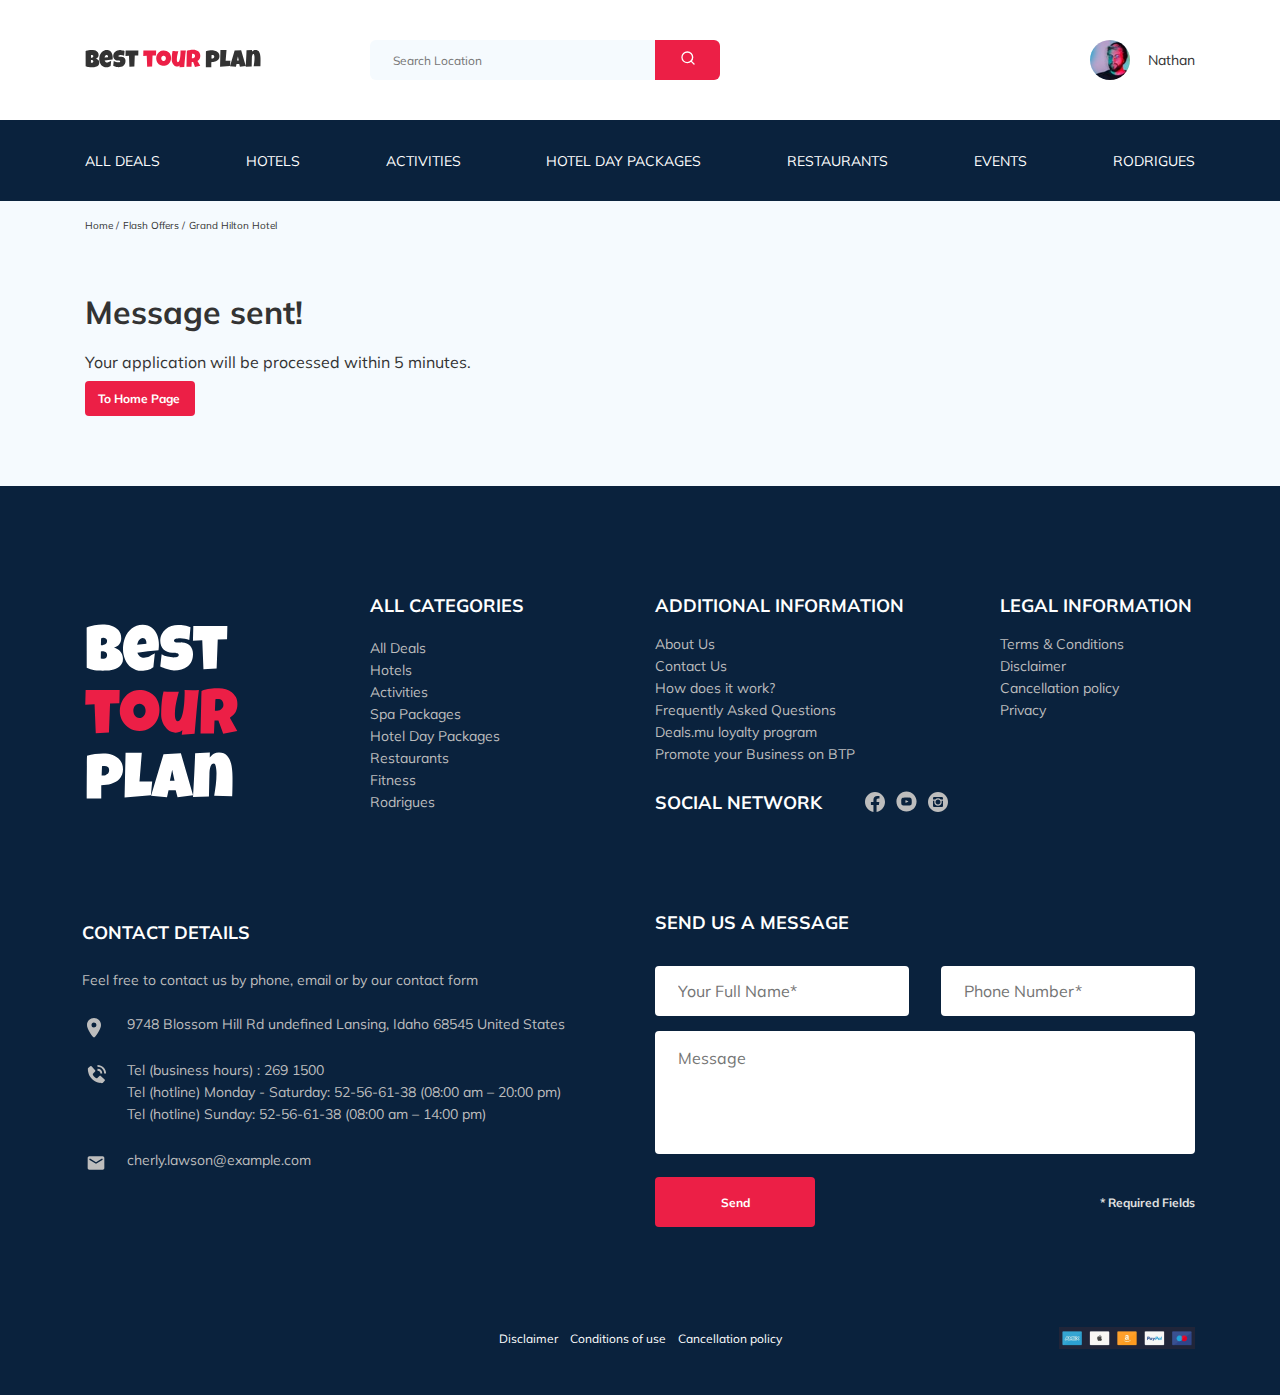
<file: thankyou.html>
<!DOCTYPE html>
<html lang="en">

<head>
  <meta charset="UTF-8">
  <meta name="viewport" content="width=device-width, initial-scale=1.0">
  <title>Best Tour Plan - Hotel Booking</title>
  <link rel="icon" href="img/favicon.ico" type="image/x-icon">
  <link
    href="https://fonts.googleapis.com/css2?family=Mulish:wght@300;400;600;700&family=Nunito:wght@400;600;800&display=swap"
    rel="stylesheet">
  <link rel="stylesheet" href="css/swiper-bundle.min.css">
  <link rel="stylesheet" href="css/aos.css">
  <link rel="stylesheet" href="css/style.css">
  </script>
</head>

<body>
  <header class="navbar navbar--mobile--fixed">
    <div class="container">
      <div class="navbar-top">
        <a href="index.html" class="logo">
          <img src="img/horizontal-logo.svg" alt="Logo: Best Tour Plan" class="logo__image">
        </a>

        <form action="#" class="search navbar__search navbar__search--mobile--hidden">
          <input type="text" class="search__input" placeholder="Search Location" />
          <button class="search__button">
            <img class="search__image" src="img/search.svg" alt="Icon: search">
          </button>
        </form>

        <a href="#" class="user navbar__user navbar__user--mobile--hidden">
          <img src="img/user-avatar.jpg" alt="avatar: Nathan" class="user__avatar">
          <span class="user__name">Nathan</span>
        </a>
        <!-- /.user -->
        <button class="menu-button navbar-top__menu-button">
          <span class="menu-button__line"></span>
          <span class="menu-button__line"></span>
          <span class="menu-button__line"></span>
        </button>
      </div>
      <!-- /.navbar-top -->
    </div>
    <!-- /.container -->

    <div class="navbar-bottom">
      <div class="container">
        <ul class="navbar-menu">
          <li class="navbar-menu__item navbar-menu__item--mobile--visible">
            <a href="#" class="user navbar__user navbar__user--mobile--visiable">
              <img src="img/user-avatar.jpg" alt="avatar: Nathan" class="user__avatar">
              <span class="user__name user__name--light">Nathan</span>
            </a>
          </li>
          <li class="navbar-menu__item navbar-menu__item--mobile--visible">
            <form action="#" class="search navbar__search navbar__search--mobile--visible">
              <input type="text" class="search__input" placeholder="Search Location" />
              <button class="search__button">
                <img class="search__image" src="img/search.svg" alt="Icon: search">
              </button>
            </form>
          </li>
          <li class="navbar-menu__item">
            <a href="#" class="navbar-menu__link">All Deals</a>
          </li>
          <li class="navbar-menu__item">
            <a href="#" class="navbar-menu__link">Hotels</a>
          </li>
          <li class="navbar-menu__item">
            <a href="#" class="navbar-menu__link">Activities</a>
          </li>
          <li class="navbar-menu__item">
            <a href="#" class="navbar-menu__link">Hotel Day Packages</a>
          </li>
          <li class="navbar-menu__item">
            <a href="#" class="navbar-menu__link">Restaurants</a>
          </li>
          <li class="navbar-menu__item">
            <a href="#" class="navbar-menu__link">Events</a>
          </li>
          <li class="navbar-menu__item">
            <a href="#" class="navbar-menu__link">Rodrigues</a>
          </li>
        </ul>
        <!-- /.navbar-menu -->
      </div>
      <!-- /.container -->
    </div>
    <!-- /.navbar-bottom -->
  </header>

  <nav class="breadcrumb">
    <div class="container">
      <ul class="breadcrumb-list">
        <li class="breadcrumb-list__item">
          <a href="#" class="breadcrumb-list__link">Home</a>
        </li>
        <li class="breadcrumb-list__item">
          <a href="#" class="breadcrumb-list__link">Flash Offers</a>
        </li>
        <li class="breadcrumb-list__item">
          Grand Hilton Hotel
        </li>
      </ul>
    </div>
    <!-- /.container -->
  </nav>
  <!-- /.breadedcrumb -->

  <div class="hotel">
    <div class="container">
      <h1>Message sent!</h1>
      <p>Your application will be processed within 5 minutes.</p>
      <a class="button thankyou-button" href="index.html">To Home Page</a>
    </div>
    <!-- /.container -->
  </div>

  <footer class="footer">
    <div class="container">
      <div class="footer-wrapper">
        <a href="index.html" class="logo footer__logo"><img src="img/vertical-logo.svg" alt="Logo: Best Tour Plan"></a>
        <div class="footer__list footer__categories">
          <h3 class="footer__title footer__title--mb-2">all categories</h3>
          <ul class="footer__ul">
            <li class="footer__item">
              <a href="#" class="footer__link">All Deals</a>
            </li>
            <li class="footer__item">
              <a href="#" class="footer__link">Hotels</a>
            </li>
            <li class="footer__item">
              <a href="#" class="footer__link">Activities</a>
            </li>
            <li class="footer__item">
              <a href="#" class="footer__link">Spa Packages</a>
            </li>
            <li class="footer__item">
              <a href="#" class="footer__link">Hotel Day Packages</a>
            </li>
            <li class="footer__item">
              <a href="#" class="footer__link">Restaurants</a>
            </li>
            <li class="footer__item">
              <a href="#" class="footer__link">Fitness</a>
            </li>
            <li class="footer__item">
              <a href="#" class="footer__link">Rodrigues</a>
            </li>
          </ul>
        </div>
        <!-- /.footer__list -->
        <div class="footer__list footer__additional">
          <h3 class="footer__title">additional information</h3>
          <ul class="footer__ul">
            <li class="footer__item">
              <a href="#" class="footer__link">About Us</a>
            </li>
            <li class="footer__item">
              <a href="#" class="footer__link">Contact Us</a>
            </li>
            <li class="footer__item">
              <a href="#" class="footer__link">How does it work?</a>
            </li>
            <li class="footer__item">
              <a href="#" class="footer__link">Frequently Asked Questions</a>
            </li>
            <li class="footer__item">
              <a href="#" class="footer__link">Deals.mu loyalty program</a>
            </li>
            <li class="footer__item">
              <a href="#" class="footer__link">Promote your Business on BTP</a>
            </li>
          </ul>
        </div>
        <!-- /.footer__list -->
        <div class="footer__social-network">
          <h3 class="footer__title footer__title--inline">Social Network</h3>
          <div class="footer__social-links">
            <a href="#" class="footer__link">
              <img src="img/facebook.svg" alt="icon: facebook">
            </a>
            <a href="#" class="footer__link">
              <img src="img/youtube.svg" alt="icon: youtube">
            </a>
            <a href="#" class="footer__link">
              <img src="img/instagram.svg" alt="icon: instagram">
            </a>
          </div>
          <!-- /.footer__social-links -->
        </div>
        <!-- /.footer__social-network -->
        <div class="footer__list footer__legal">
          <h3 class="footer__title">legal information</h3>
          <ul class="footer__ul">
            <li class="footer__item">
              <a href="#" class="footer__link">Terms & Conditions</a>
            </li>
            <li class="footer__item">
              <a href="#" class="footer__link">Disclaimer</a>
            </li>
            <li class="footer__item">
              <a href="#" class="footer__link">Cancellation policy</a>
            </li>
            <li class="footer__item">
              <a href="#" class="footer__link">Privacy</a>
            </li>
          </ul>
        </div>
        <!-- /.footer__list -->
        <div class="footer__contact-details">
          <h3 class="footer__title footer__title--mb-30">Contact Details</h3>
          <p class="footer__text">Feel free to contact us by phone, email or by our contact form</p>
          <ul class="footer__ul">
            <li class="footer__item footer__item--mb-2">
              <div class="footer__icon-wrapper footer__icon-wrapper--pt-10">
                <img class="footer__icon" src="img/map-marker.svg" alt="icon: map">
              </div>
              9748 Blossom Hill Rd undefined Lansing, Idaho 68545 United States
            </li>
            <li class="footer__item footer__item--mb-24">
              <div class="footer__icon-wrapper">
                <img class="footer__icon" src="img/contact-phone-call.svg" alt="icon: phone">
              </div>
              <div class="footer__numbers">
                Tel (business hours) : <a href="tel:2691500" class="footer__number">269 1500</a><br>
                Tel (hotline) Monday - Saturday: <a href="tel:52-56-61-38" class="footer__number">52-56-61-38</a> (08:00
                am – 20:00 pm)<br>
                Tel (hotline) Sunday: <a href="tel:52-56-61-38" class="footer__number">52-56-61-38</a> (08:00 am – 14:00
                pm)
              </div>
            </li>
            <li class="footer__item footer__item--mb-2">
              <div class="footer__icon-wrapper">
                <img class="footer__icon" src="img/email.svg" alt="icon: email">
              </div>
              <a href="mailto:cherly.lawson@example.com">cherly.lawson@example.com</a>
            </li>
          </ul>
        </div>
        <!-- /.footer__contact-details -->
        <div class="footer__contact-form">
          <h3 class="footer__title footer__title--mb-32">Send us a message</h3>
          <form action="send.php" method="POST" class="form footer__form">
            <div class="footer__input-group">
              <input type="text" class="input footer__input" placeholder="Your Full Name*" name="name" minlength="2"
                required>
            </div>
            <div class="footer__input-group">
              <input type="tel" class="input footer__input phone" placeholder="Phone Number*" name="phone" minlength="18"
                required>
            </div>
            <textarea class="message footer__message" placeholder="Message" name="message"></textarea>
            <div class="footer__wrapper">
              <button class="button footer__button" type="submit">Send</button>
              <span class="footer__info">* Required Fields</span>
            </div>
          </form>
        </div>
        <!-- /.footer__contact-form -->
      </div>
      <!-- /.footer-wrapper -->
      <div class="footer-bottom">
        <ul class="footer-disclaimer">
          <li class="footer-disclaimer__item"><a>Disclaimer</a></li>
          <li class="footer-disclaimer__item"><a>Conditions of use</a></li>
          <li class="footer-disclaimer__item"><a>Cancellation policy</a></li>
        </ul>
        <img src="img/footer-bottom.png" alt="">
      </div>
      <!-- /.footer-bottom -->
    </div>
    <!-- /.container -->
  </footer>
  <script src="https://code.jquery.com/jquery-2.2.4.min.js"></script>
  <script src="https://ajax.googleapis.com/ajax/libs/jquery/1.11.0/jquery.min.js"></script>
  <script src="js/parallax.min.js"></script>
  <script src="js/swiper-bundle.min.js"></script>
  <script src="js/jquery.validate.min.js"></script>
  <script src="js/jquery.mask.min.js"></script>
  <script src="js/aos.js"></script>
  <script src="js/main.js"></script>
</body>

</html>
</file>
<file: css/style.css>
*{box-sizing:border-box}body{font-family:'Mulish', sans-serif;background-color:#F5FAFE;color:#333}.container{max-width:1110px;margin:auto}h1,h2,h3,h4,h5,h6,p{margin:0;padding:0}ul,ol{margin:0;padding:0;list-style:none}a{color:inherit;text-decoration:none;cursor:pointer}button{border:none;cursor:pointer}.form{display:flex;align-items:center;justify-content:space-between;flex-wrap:wrap}.input{background-color:#FFFFFF;border-radius:4px;border:none;padding:0 23px;height:50px}.message{resize:none;background-color:#fff;border-radius:4px;padding:18px 23px;border:none}.button{font-weight:bold;font-size:12px;line-height:15px;color:#fff;border-radius:4px}.thankyou-button{background-color:#EC1F46;margin-top:10px;display:block;max-width:110px;min-height:35px;padding:10px 13px}/*! normalize.css v8.0.1 | MIT License | github.com/necolas/normalize.css */html{line-height:1.15;-webkit-text-size-adjust:100%}body{margin:0}main{display:block}h1{font-size:2em;margin:0.67em 0}hr{box-sizing:content-box;height:0;overflow:visible}pre{font-family:monospace, monospace;font-size:1em}a{background-color:transparent}abbr[title]{border-bottom:none;text-decoration:underline;text-decoration:underline dotted}b,strong{font-weight:bolder}code,kbd,samp{font-family:monospace, monospace;font-size:1em}small{font-size:80%}sub,sup{font-size:75%;line-height:0;position:relative;vertical-align:baseline}sub{bottom:-0.25em}sup{top:-0.5em}img{border-style:none}button,input,optgroup,select,textarea{font-family:inherit;font-size:100%;line-height:1.15;margin:0}button,input{overflow:visible}button,select{text-transform:none}button,[type="button"],[type="reset"],[type="submit"]{-webkit-appearance:button}button::-moz-focus-inner,[type="button"]::-moz-focus-inner,[type="reset"]::-moz-focus-inner,[type="submit"]::-moz-focus-inner{border-style:none;padding:0}button:-moz-focusring,[type="button"]:-moz-focusring,[type="reset"]:-moz-focusring,[type="submit"]:-moz-focusring{outline:1px dotted ButtonText}fieldset{padding:0.35em 0.75em 0.625em}legend{box-sizing:border-box;color:inherit;display:table;max-width:100%;padding:0;white-space:normal}progress{vertical-align:baseline}textarea{overflow:auto}[type="checkbox"],[type="radio"]{box-sizing:border-box;padding:0}[type="number"]::-webkit-inner-spin-button,[type="number"]::-webkit-outer-spin-button{height:auto}[type="search"]{-webkit-appearance:textfield;outline-offset:-2px}[type="search"]::-webkit-search-decoration{-webkit-appearance:none}::-webkit-file-upload-button{-webkit-appearance:button;font:inherit}details{display:block}summary{display:list-item}template{display:none}[hidden]{display:none}:active,:hover,:focus{outline:0;outline-offset:0}.navbar{background-color:#fff}.navbar-top{display:flex;align-items:center;justify-content:space-between;padding:40px 0}.navbar-top__menu-button{display:none}.navbar__search{margin-right:auto;margin-left:108px}.navbar-bottom{background-color:#0A223D}.navbar-menu{list-style-type:none;margin:0;padding:31px 0;display:flex;justify-content:space-between}.navbar-menu__link{color:#fff;text-transform:uppercase;font-size:14px;line-height:18px}.navbar-menu__item--mobile--visible{display:none}.logo{width:177px}.search{display:flex;position:relative;overflow:hidden;border-radius:6px;height:40px}.search__input{width:350px;height:100%;padding-left:23px;padding-right:75px;background:#F5FAFE;border:none;font-size:12px;line-height:15px;color:#333}.search__button{position:absolute;top:0;right:0;height:100%;width:65px;border:none;background-color:#EC1F46}.search__image{width:16px}.user{display:flex;align-items:center}.user__avatar{width:40px;height:40px;border-radius:50%;object-fit:cover}.user__name{margin-left:18px;font-size:14px;line-height:18px;color:#333}.breadcrumb-list{display:flex;align-items:center;padding:18px 0;margin:0;list-style:none}.breadcrumb-list__item{font-size:10px;line-height:13px}.breadcrumb-list__item:not(:last-child)::after{content:'/';margin-right:4px}.breadcrumb-list__link{color:#333}.hotel{padding-top:23px;padding-bottom:70px}.hotel-info{display:flex;align-items:center;justify-content:space-between;padding-bottom:20px}.hotel-info__offer{margin-left:14px;margin-top:4px}.hotel-info__name{margin-top:5px;margin-bottom:0}.hotel-info__description{font-size:12px;line-height:15px}.hotel-name{font-size:24px;line-height:30px;text-transform:uppercase}.hotel-wrapper{display:flex;flex-wrap:wrap;align-items:center}.hotel-wrapper-desctiption{font-size:12px;line-height:15px}.hotel-grid{display:flex;justify-content:space-between}.hotel-right{display:flex;flex-direction:column;justify-content:space-between}.hotel-slider{max-width:728px;height:450px}.hotel-slider__item{width:100%;height:100%;position:relative;border-radius:8px;overflow:hidden}.hotel-slider__item:after{content:'';position:absolute;width:100%;height:100%;top:0;bottom:0;left:0;right:0;background:linear-gradient(180deg, rgba(0,122,223,0.48) 0%, rgba(255,255,255,0.128) 100%);z-index:10}.hotel-slider__button{position:absolute;top:50%;transform:translateY(-50%);z-index:20;width:30px;height:30px;background-color:transparent;background-repeat:no-repeat;background-position:center;background-size:10px}.hotel-slider__button:hover{background-color:transparent}.hotel-slider__button--next{right:18px;background-image:url(../img/arrow-next.svg)}.hotel-slider__button--prev{left:18px;background-image:url(../img/arrow-prev.svg)}.stars{width:100%;display:flex;height:8px}.star{margin-right:2px}.offer{font-size:10px;line-height:13px;padding:4px 9px;background-color:#EC1F46;border-radius:3px;color:#fff}.rating{max-width:65px;min-height:45px;text-align:center;color:#fff;background-color:#EC1F46;border-radius:4px;cursor:pointer}.rating__text{font-size:8px;line-height:10px}.rating__counter{font-size:14px;line-height:18px}.swiper-slide__image{width:100%;height:100%;object-fit:cover}.booking{font-family:Nunito;background-color:#0A223D;color:#fff;border-radius:8px;width:350px;min-height:210px;padding:29px 29px 26px 27px}.booking__info{display:flex;align-items:center;justify-content:space-between;margin-bottom:10px}.booking__price{display:flex;flex-direction:column}.booking__start{font-size:10px;line-height:14px}.booking__pricetag{font-weight:800;font-size:24px;line-height:33px}.booking__per-room{font-size:12px;line-height:12px}.booking__text{display:flex;align-items:center;justify-content:space-between;margin-bottom:8px;font-size:12px;line-height:16px}.booking__description{margin-left:9px}.booking__call-center{display:flex;align-items:center;justify-content:space-between;margin-bottom:17px}.booking__heading{font-weight:600;font-size:18px;line-height:25px}.booking__number{display:flex;align-items:center;justify-content:space-between;font-weight:600;font-size:18px;line-height:25px}.booking__num{margin-left:8px}.booking__button{width:100%;min-height:45px;background-color:#EC1F46;color:#fff;border-radius:4px;font-family:Nunito;font-weight:600;font-size:14px;line-height:19px}.map{width:350px;height:213px;border-radius:10px;overflow:hidden;border:none}.packages{padding-top:40px}.packages__title{font-size:36px;line-height:45px;text-align:center;text-transform:uppercase;margin-bottom:65px}.packages__grid{display:grid;gap:30px;grid-template:minmax(500px, max-content) minmax(500px, max-content)/1fr 1fr 1fr;margin-bottom:70px}.grid-item{overflow:hidden;border-radius:8px;width:100%}.grid-item:nth-child(1){display:flex;grid-column:1 / 3;width:100%;height:100%}.grid-item__image{position:relative;width:100%;height:250px;border-radius:8px 8px 0 0;overflow:hidden}.grid-item__image--first{width:366px;height:100%;border-radius:8px 0 0 8px;flex-shrink:0}.grid-item__image-bg{width:100%;height:100%;object-fit:cover}.grid-item__image-offer{font-size:8px;min-width:60px;height:18px;border-radius:0px 4px 4px 0px;position:absolute;top:27px;left:0;z-index:20}.grid-item__image-offer--first{font-size:12px;height:30px;min-width:95px;padding-top:8px}.grid-item__booking{display:flex;flex-direction:column;min-height:250px;border-radius:0 0 8px 8px;background-color:#0A223D;color:#fff;padding:30px 21px 25px 32px;justify-content:space-between}.grid-item__booking--first{width:364px;border-radius:0 8px 8px 0;padding:47px 21px 30px 44px}.grid-item__title{font-weight:bold;font-size:18px;line-height:23px;margin-bottom:23px}.grid-item__title--first{margin-top:-2px}.grid-item__describe{margin-bottom:45px;font-size:14px;line-height:22px}.grid-item__room{margin-bottom:24px}.grid-item__room--first{margin-bottom:36px;margin-left:1px}.grid-item__text{display:flex;align-items:center;margin-bottom:11px}.grid-item__text:last-child{margin-bottom:0}.grid-item__description{margin-left:14px;font-size:12px;line-height:15px}.grid-item__price-wrapper{display:flex;align-items:flex-end;justify-content:space-between}.grid-item__prices{display:flex;flex-direction:column}.grid-item__price--old{font-size:14px;line-height:18px;text-decoration-line:line-through;margin-top:-2px;margin-bottom:5px}.grid-item__price--new{font-weight:bold;font-size:24px;line-height:30px}.grid-item__button{width:120px;min-height:40px;background-color:#EC1F46;color:#fff;border-radius:4px;padding:10px 26px;font-weight:600;font-size:14px;line-height:19px}.newsletter{position:relative;padding:98px 0 87px 0;background-repeat:no-repeat;background-position:center;background-size:cover}.newsletter:before{content:'';position:absolute;top:0;right:0;left:0;bottom:0;width:100%;height:100%;background-color:rgba(10,34,61,0.8)}.newsletter-wrapper{display:flex;align-items:center;justify-content:space-between;position:relative;max-width:731px;margin:auto}.newsletter-title{display:flex;flex-direction:column;color:#fff;font-weight:300;font-size:24px;line-height:30px}.newsletter-title__strong{display:block;font-weight:600;font-size:36px;line-height:45px;text-transform:uppercase}.subscribe{position:relative;width:350px;min-height:55px;border-radius:4px}.subscribe__input{position:absolute;width:100%;height:100%;border:none;border-radius:4px;padding-left:33px;padding-right:75px;font-weight:300;font-size:14px;line-height:18px}.subscribe__button{position:absolute;min-width:65px;max-width:150px;border-radius:0 4px 4px 0;right:0;top:0;height:100%;background-color:#EC1F46;color:#fff}.reviews{padding:40px 0 70px 0}.reviews__title{font-weight:bold;font-size:36px;line-height:45px;text-align:center;text-transform:uppercase;margin-bottom:70px}.reviews-slider__item{position:relative;display:flex;flex-direction:column;align-items:center;max-width:730px;margin:45px auto 0;background-color:#fff;border-radius:8px;padding:0 62px 30px}.reviews-slider__item:before{content:'';position:absolute;top:13px;left:62px;width:70px;height:47px;background-image:url(../img/quote-left.svg);background-repeat:no-repeat}.reviews-slider__item:after{content:'';position:absolute;top:118px;right:62px;width:70px;height:47px;background-image:url(../img/quote-right.svg);background-repeat:no-repeat}.reviews-slider__button{position:absolute;top:50%;transform:translateY(-50%);width:30px;height:30px;background-repeat:no-repeat;background-color:transparent;background-position:center;z-index:20}.reviews-slider__button--prev{background-image:url(../img/arrow-prev-secondary.svg);left:0}.reviews-slider__button--next{background-image:url(../img/arrow-next-secondary.svg);right:0}.reviews-slider__profile{display:flex;flex-direction:column;align-items:center;margin-top:-45px;margin-bottom:32px}.reviews-slider__avatar{width:90px;height:90px;border-radius:50%;object-fit:cover;margin-bottom:11px}.reviews-slider__username{color:#EC1F46;font-weight:bold;font-size:12px;line-height:15px;margin-bottom:10px}.reviews-slider__date{font-size:10px;line-height:13px;margin-bottom:4px}.reviews-slider__rating{display:flex;justify-content:center}.reviews-slider__text{max-width:537px;font-size:12px;line-height:19.5px;text-align:justify;margin:auto}.activities{padding:60px 0 98px 0}.activities__title{font-weight:bold;font-size:24px;line-height:30px;text-transform:uppercase;margin-bottom:57px}.activities-wrapper{display:flex;justify-content:space-between}.card{position:relative;display:flex;flex-direction:column;align-items:flex-start;padding:24px 26px;width:255px;height:255px;border-radius:6px;overflow:hidden}.card::before{content:'';position:absolute;top:0;left:0;bottom:0;right:0;background:linear-gradient(179.83deg, rgba(196,196,196,0) 35.34%, #0A223D 99.85%);z-index:-1}.card__image{position:absolute;top:0;left:0;bottom:0;right:0;width:100%;height:100%;object-fit:cover;z-index:-2}.card__title{margin-top:auto;color:#fff;margin-bottom:18px;font-weight:bold;font-size:16px;line-height:20px}.card__button{font-weight:600;font-size:12px;line-height:16px;color:#fff;background-color:#EC1F46;border-radius:4px;padding:7px 21px}.footer{background-color:#0A223D;color:#fff;padding:108px 0 46px 0}.footer-wrapper{display:grid;grid-template-columns:265px 265px 325px 195px;grid-gap:26px 20px;grid-auto-rows:minmax(34px, min-content);margin-bottom:100px}.footer__logo{padding-top:30px;grid-row:1 / 3;width:152px;align-self:stretch}.footer__categories{grid-row:1 / 4}.footer__social-network{grid-row:2 / 4;grid-column:span 2;display:flex;align-items:start}.footer__social-links{display:flex;align-items:center;min-width:83px;justify-content:space-between}.footer__contact-details{align-self:start;grid-column:span 2;margin-left:-3px;margin-top:10px}.footer__contact-form{grid-column:span 2}.footer__title{text-transform:uppercase;font-weight:bold;font-size:18px;line-height:23px;margin-bottom:16px}.footer__title--mb-2{margin-bottom:20px}.footer__title--inline{margin:0 43px 0 0}.footer__title--mb-32{margin-bottom:32px}.footer__title--mb-30{margin-bottom:25px}.footer__item{display:flex;align-items:flex-start;font-size:14px;line-height:22px;color:#BDBDBD}.footer__item--mb-2{margin-bottom:20px}.footer__item--mb-24{margin-top:-5px;margin-bottom:24px}.footer__number{display:inline-block}.footer__text{font-size:14px;line-height:22px}.footer__icon-wrapper{margin-left:5px;margin-top:5px;min-width:40px}.footer__text{color:#BDBDBD;margin-bottom:22px}.footer__input{width:100%}.footer__input-group{position:relative;margin-bottom:15px;flex-basis:47%}.footer__message{width:540px;height:123px;flex-basis:100%;margin-bottom:23px}.footer__button{min-width:160px;min-height:50px;background-color:#EC1F46}.footer__info{font-weight:bold;font-size:12px;line-height:15px;color:#E0E0E0}.footer-bottom{display:flex;align-items:center;justify-content:space-between}.footer-disclaimer{display:flex;align-items:center;justify-content:space-between;width:283px;margin-left:50%;transform:translateX(-50%)}.footer-disclaimer__item{font-size:12px;line-height:15px}.footer__wrapper{width:100%;display:flex;align-items:center;justify-content:space-between}.modal__overlay{position:fixed;top:0;right:0;bottom:0;left:0;background-color:rgba(0,143,223,0.39);z-index:100;visibility:hidden;opacity:0;transition:opacity 0.5s}.modal__overlay--visible{visibility:visible;opacity:1}.modal__dialog{position:fixed;top:50%;left:50%;transform:translate(-50%, -50%);max-width:478px;min-width:290px;padding:33px 88px;background-color:#0A223D;color:#fff;border-radius:8px;z-index:101;visibility:hidden;opacity:0;transition:opacity 0.5s}.modal__dialog--visible{visibility:visible;opacity:1;max-height:90%;overflow-y:auto}.modal__title{text-transform:uppercase;font-weight:bold;font-size:18px;line-height:23px;text-align:center}.modal__close{position:absolute;top:17px;right:18px}.modal__input{width:100%;margin-top:15px}.modal__input-group{width:100%;position:relative}.modal__message{width:100%;min-height:123px;margin-top:15px}.modal__button{margin-top:15px;min-width:160px;min-height:50px;background-color:#EC1F46}.modal__info{font-weight:bold;font-size:12px;line-height:15px;color:#E0E0E0}.invalid{color:#EC1F46;border-bottom:1px solid #EC1F46}label.invalid{position:absolute;top:-20px;left:15px;font-size:14px;background-color:#f35371;color:#fff;padding:5px 10px;border-radius:5px}label.invalid::after{content:'';position:absolute;left:15px;bottom:-5px;background-color:#f35371;width:10px;height:10px;transform:rotate(45deg)}@media (max-width: 1200px){.container{max-width:960px}.hotel-slider{width:590px}.hotel-slider__image{height:100%;object-fit:cover}.grid-item__booking--first{padding:29px 21px 30px 23px}.grid-item__describe{margin-bottom:20px}.card{width:230px;height:230px}.footer-wrapper{grid-template-columns:200px 260px 230px 195px}.footer__input-group{flex-basis:100%}}@media (min-width: 992px){a:hover{text-decoration:underline}button:hover{background-color:#d8082e}button:active{background-color:#4e0d0d}.hotel-slider__button:hover,.reviews-slider__button:hover{background-color:transparent}}@media (max-width: 992px){.button::hover,.button::active{display:none}.container,.newsletter-wrapper{max-width:700px}.logo{width:132px;object-fit:cover}.logo__image{width:100%}.navbar-top{padding:30px 0}.navbar__search{margin-left:47px}.navbar-menu{margin-left:14px;margin-right:14px;padding:21px 0}.navbar-menu__link{font-size:12px;line-height:15px}.search__input{width:340px}.breadcrumb{padding-top:2px}.hotel{padding-bottom:56px}.hotel-grid{flex-direction:column}.hotel__slider{margin-bottom:30px}.hotel-right{flex-direction:row}.hotel-slider{width:100%}.hotel-slider__image{width:100%}.booking{width:340px;padding:29px 22px 26px 23px}.map{width:340px}.packages__grid{grid-template-columns:1fr 1fr}.grid-item:nth-child(1){display:none}.grid-item__button{padding:10px 15px}.newsletter{padding:93px 0}.reviews{padding-bottom:60px}.reviews__title{font-size:30px;line-height:38px;margin-bottom:50px}.reviews-slider__item{height:303px;max-width:580px}.activities{padding-bottom:48px}.activities-wrapper{flex-wrap:wrap}.activities__card{margin-bottom:20px}.card{width:340px;height:255px}.card__title{max-width:160px}.footer{padding-top:40px}.footer-wrapper{grid-template-columns:182px 277px 200px;grid-row-gap:49px;margin-bottom:60px}.footer__input-group{flex-basis:47%}.footer__logo{max-width:97px;object-fit:cover;grid-row:1 /2}.footer__social-network{margin-left:-15px;padding-top:46px;grid-row:1 / 2;grid-column:span 3;align-self:center}.footer__categories{grid-row:2 / 3}.footer__contact-details{margin-left:0;margin-top:13px;grid-row:3;grid-column:span 3}.footer__contact-form{grid-row:4;margin-top:-13px;grid-column:span 3;max-width:540px}.footer__item--mb-2{margin-bottom:18px}.footer-disclaimer{margin-left:0;transform:translateX(0%)}.modal__dialog{padding:33px 35px}.modal__message{min-height:100px}}@media (max-width: 767px){.container{max-width:576px;width:92%}body{padding-top:78px}.navbar--mobile--fixed{position:fixed;left:0;top:0;right:0;z-index:30}.navbar__user--mobile--hidden,.navbar__search--mobile--hidden{display:none}.navbar__user--mobile--visible,.navbar__search--mobile--visible{display:flex}.navbar__user{flex-direction:column;justify-content:center}.navbar__search{width:80%}.navbar-bottom{display:none}.navbar-bottom--visible{display:block;position:fixed;top:68px;right:0;bottom:0;left:0;overflow:scroll}.navbar-menu{flex-direction:column;align-items:center;margin-bottom:20px;margin-top:30px}.navbar-menu__item{margin-bottom:20px}.navbar-menu__item--mobile--visible{display:flex}.menu-button{display:flex;width:16px;height:11px;padding:0;align-items:center;justify-content:space-between;flex-direction:column;border:none;background-color:#fff;cursor:pointer}.menu-button__line{width:16px;height:1px;background-color:#333}.user__name--light{color:#fff;margin-left:0;margin-top:10px}.hotel-name{flex-basis:100%}.hotel-wrapper{justify-content:space-between}.hotel-info__text{width:100%}.hotel-info__name{margin-top:10px}.hotel-info__rating{display:none}.hotel-info__offer{order:-1;margin-left:0}.hotel-right{flex-direction:column;min-height:450px}.hotel-slider{height:350px}.stars{width:50%;display:flex;justify-content:flex-end}.booking{width:100%}.map{width:100%}.grid-item__image{height:200px}.grid-item__booking{padding:25px 20px;min-height:220px}.grid-item__room{margin-bottom:10px}.grid-item--old{font-size:10px;line-height:14px}.grid-item--new{font-weight:bold;font-size:20px;line-height:26px}.grid-item__button{font-size:10px}.newsletter-wrapper{max-width:576px;width:92%;flex-direction:column;align-items:flex-start}.newsletter-title{font-size:20px;line-height:25px}.newsletter-title-strong{font-size:30px;line-height:38px}.newsletter__title{margin-bottom:37px}.reviews__title{font-size:30px;line-height:38px;margin-bottom:50px}.reviews-slider__item{padding:0 30px 30px}.reviews-slider__item:after,.reviews-slider__item:before{display:none}.reviews-slider__button{top:45px}.reviews-slider__button--prev{left:50%;margin-left:-105px;transform:translate(0, -50%)}.reviews-slider__button--next{right:50%;margin-right:-105px;transform:translate(0, -50%)}.footer-wrapper{grid-template-columns:repeat(3, 1fr)}.footer__social-network{margin-left:0;padding-top:0}.footer-bottom{flex-wrap:wrap}.activities{padding-top:40px;padding-bottom:60px}.card{width:49%}}@media (max-width: 576px){.logo{width:99px}.logo__image{width:100%}.hotel-slider{height:250px}.hotel__slider{margin-bottom:20px}.packages__title{font-size:20px;margin-bottom:10px}.packages__grid{grid-template:420px/ 1fr;margin-bottom:30px}.grid-item__image{width:100%}.grid-item:nth-child(1){display:none}.newsletter{padding:76px 0 83px 0}.subscribe{width:100%}.reviews__title{margin-bottom:42px;font-size:18px;line-height:23px}.activities__title{margin-bottom:36px}.card{width:100%}.footer-wrapper{grid-template-columns:100%}.footer__logo{grid-row:1;grid-column:1}.footer__social-network{grid-row:2;grid-column:1;flex-wrap:wrap}.footer__title--inline{width:100%;margin-bottom:20px}.footer__legal{grid-row:3;grid-column:1}.footer__additional{grid-row:4;grid-column:1}.footer__categories{grid-row:5;grid-column:1}.footer__contact-details{grid-row:6;grid-column:1}.footer__contact-form{grid-row:7;grid-column:1;width:100%}.footer__input-group{flex-basis:100%}.footer__info{order:0}.modal__dialog{position:fixed}}@media (max-width: 330px){.container,.newsletter-wrapper{width:280px}.logo{margin-top:-5px}.navbar-top{padding:28px 0}.breadcrumb{margin-top:-9px}.search{margin-left:18px;width:245px}.hotel{padding-top:0;padding-bottom:32px}.hotel-info{padding-bottom:40px}.hotel-stars{margin-top:5px;margin-right:15px}.hotel__slider{height:180px}.hotel-right{min-height:410px}.map{max-height:170px}.newsletter{padding:76px 0 82px 0}.newsletter-title{font-size:20px}.newsletter-title__strong{font-size:30px}.reviews{padding-bottom:50px}.reviews-slider__item{height:435px}.reviews-slider__text{text-align:left}.activities{padding-top:43px;padding-bottom:40px}.activities__title{font-size:18px;line-height:23px}.activities__card:nth-child(2){margin-bottom:28px}.footer{padding-top:70px}.footer-wrapper{grid-row-gap:30px;margin-bottom:32px}.footer__logo{margin-top:-2px;padding-top:0}.footer__social-network{margin-top:8px}.footer__additional{margin-top:3px}.footer__categories{margin-top:3px}.footer__icon-wrapper{min-width:25px}.footer__item--mb-2{margin-bottom:27px}.footer__contact-form{margin-top:0}.footer__title--mb-32{margin-bottom:14px}.footer__message{margin-bottom:15px}.footer__wrapper{flex-wrap:wrap}.footer__info{flex-basis:100%;order:-1;margin-bottom:14px}.footer-disclaimer{margin-bottom:10px}}@media (max-height: 500px){.modal__input{max-height:30px}.modal__input::placeholder{font-size:10px}.modal__message{max-height:80px}.modal__message::placeholder{font-size:10px}.modal__button{min-width:130px;min-height:40px}.invalid{font-size:10px}}
/*# sourceMappingURL=style.css.map */
</file>
